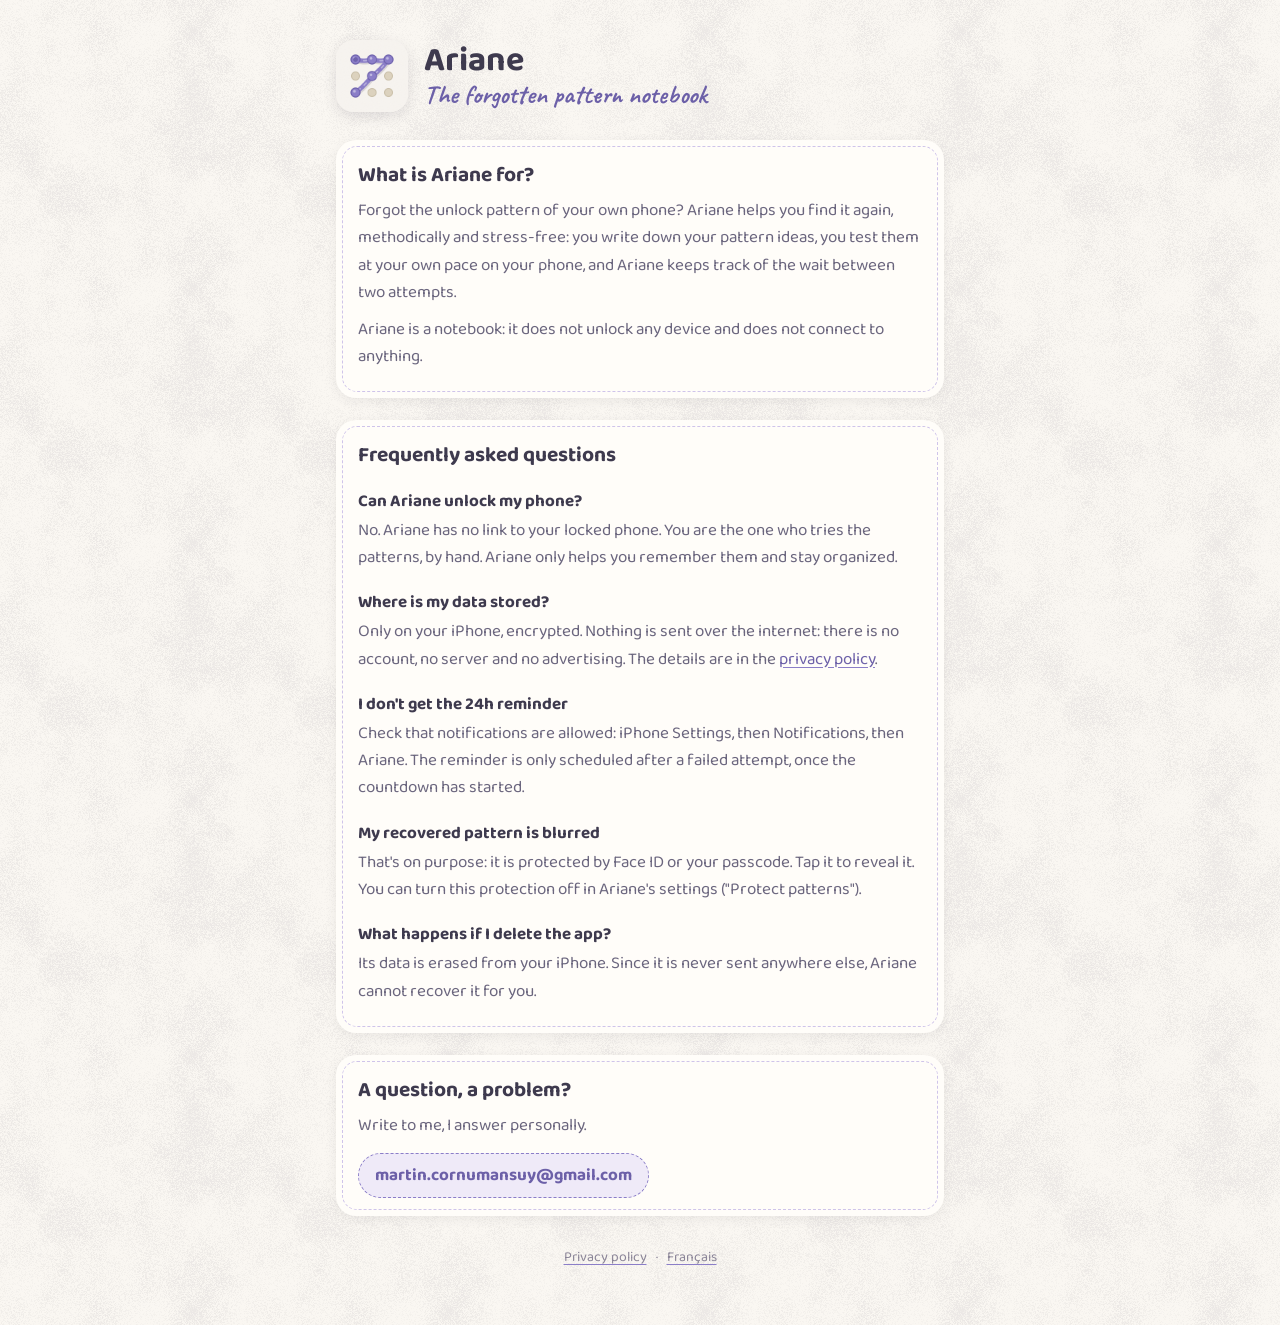
<file: index.html>
<!doctype html>
<html lang="en">
  <head>
    <meta charset="utf-8" />
    <meta name="viewport" content="width=device-width, initial-scale=1" />
    <title>Ariane, help and contact</title>
    <meta
      name="description"
      content="Ariane, the forgotten pattern notebook: help, frequently asked questions and contact."
    />
    <link rel="icon" href="img/icon.png" />
    <link rel="stylesheet" href="style.css" />
    <script>
      // Same rule as the app: French when the browser's first language is
      // French, English otherwise. ?lang=fr|en (the app's links, the footer
      // switch) wins.
      (function () {
        var asked = new URLSearchParams(location.search).get('lang');
        var first = (navigator.languages && navigator.languages[0]) || navigator.language || '';
        var lang = asked === 'fr' || asked === 'en' ? asked : /^fr\b/i.test(first) ? 'fr' : 'en';
        document.documentElement.lang = lang;
        if (lang === 'fr') document.title = 'Ariane, aide et contact';
      })();
    </script>
  </head>
  <body>
    <main>
      <div lang="en">
        <header>
          <img src="img/icon.png" alt="" />
          <div>
            <h1>Ariane</h1>
            <p class="tagline">The forgotten pattern notebook</p>
          </div>
        </header>

        <section class="card">
          <h2>What is Ariane for?</h2>
          <p>
            Forgot the unlock pattern of your own phone? Ariane helps you find it again,
            methodically and stress-free: you write down your pattern ideas, you test them
            at your own pace on your phone, and Ariane keeps track of the wait between two
            attempts.
          </p>
          <p>
            Ariane is a notebook: it does not unlock any device and does not connect to
            anything.
          </p>
        </section>

        <section class="card">
          <h2>Frequently asked questions</h2>

          <h3>Can Ariane unlock my phone?</h3>
          <p>
            No. Ariane has no link to your locked phone. You are the one who tries the
            patterns, by hand. Ariane only helps you remember them and stay organized.
          </p>

          <h3>Where is my data stored?</h3>
          <p>
            Only on your iPhone, encrypted. Nothing is sent over the internet: there is no
            account, no server and no advertising. The details are in the
            <a href="confidentialite.html?lang=en">privacy policy</a>.
          </p>

          <h3>I don't get the 24h reminder</h3>
          <p>
            Check that notifications are allowed: iPhone Settings, then Notifications, then
            Ariane. The reminder is only scheduled after a failed attempt, once the countdown
            has started.
          </p>

          <h3>My recovered pattern is blurred</h3>
          <p>
            That's on purpose: it is protected by Face ID or your passcode. Tap it to reveal
            it. You can turn this protection off in Ariane's settings ("Protect
            patterns").
          </p>

          <h3>What happens if I delete the app?</h3>
          <p>
            Its data is erased from your iPhone. Since it is never sent anywhere else, Ariane
            cannot recover it for you.
          </p>
        </section>

        <section class="card">
          <h2>A question, a problem?</h2>
          <p>Write to me, I answer personally.</p>
          <a class="contact" href="mailto:martin.cornumansuy@gmail.com">martin.cornumansuy@gmail.com</a>
        </section>

        <footer>
          <a href="confidentialite.html?lang=en">Privacy policy</a>
          <span aria-hidden="true">·</span>
          <a href="?lang=fr" hreflang="fr" lang="fr">Français</a>
        </footer>
      </div>

      <div lang="fr">
        <header>
          <img src="img/icon.png" alt="" />
          <div>
            <h1>Ariane</h1>
            <p class="tagline">Le carnet du schéma oublié</p>
          </div>
        </header>

        <section class="card">
          <h2>À quoi sert Ariane ?</h2>
          <p>
            Tu as oublié le schéma de déverrouillage de ton propre téléphone ? Ariane t'aide
            à le retrouver, méthodiquement et sans stress : tu notes tes idées de schémas, tu
            les testes à ton rythme sur ton téléphone, et Ariane suit le délai d'attente
            entre deux essais.
          </p>
          <p>
            Ariane est un carnet : elle ne déverrouille aucun appareil et ne se connecte à
            rien.
          </p>
        </section>

        <section class="card">
          <h2>Questions fréquentes</h2>

          <h3>Ariane peut-elle déverrouiller mon téléphone ?</h3>
          <p>
            Non. Ariane n'a aucun lien avec ton téléphone verrouillé. C'est toi qui essaies
            les schémas, à la main. Ariane t'aide seulement à t'en souvenir et à t'organiser.
          </p>

          <h3>Où sont stockées mes données ?</h3>
          <p>
            Uniquement sur ton iPhone, chiffrées. Rien n'est envoyé sur internet : il n'y a
            ni compte, ni serveur, ni publicité. Les détails sont dans la
            <a href="confidentialite.html?lang=fr">politique de confidentialité</a>.
          </p>

          <h3>Je ne reçois pas le rappel des 24h</h3>
          <p>
            Vérifie que les notifications sont autorisées : Réglages de l'iPhone, puis
            Notifications, puis Ariane. Le rappel n'est prévu qu'après un essai raté, quand
            le compte à rebours est lancé.
          </p>

          <h3>Mon schéma retrouvé est flouté</h3>
          <p>
            C'est voulu : il est protégé par Face ID ou ton code. Touche-le pour le révéler.
            Tu peux désactiver cette protection dans les réglages d'Ariane (« Protéger les
            schémas »).
          </p>

          <h3>Que se passe-t-il si je supprime l'app ?</h3>
          <p>
            Ses données sont effacées de ton iPhone. Comme elles ne sont jamais envoyées
            ailleurs, Ariane ne peut pas les récupérer pour toi.
          </p>
        </section>

        <section class="card">
          <h2>Une question, un souci ?</h2>
          <p>Écris-moi, je réponds personnellement.</p>
          <a class="contact" href="mailto:martin.cornumansuy@gmail.com">martin.cornumansuy@gmail.com</a>
        </section>

        <footer>
          <a href="confidentialite.html?lang=fr">Politique de confidentialité</a>
          <span aria-hidden="true">·</span>
          <a href="?lang=en" hreflang="en" lang="en">English</a>
        </footer>
      </div>
    </main>
  </body>
</html>
</file>
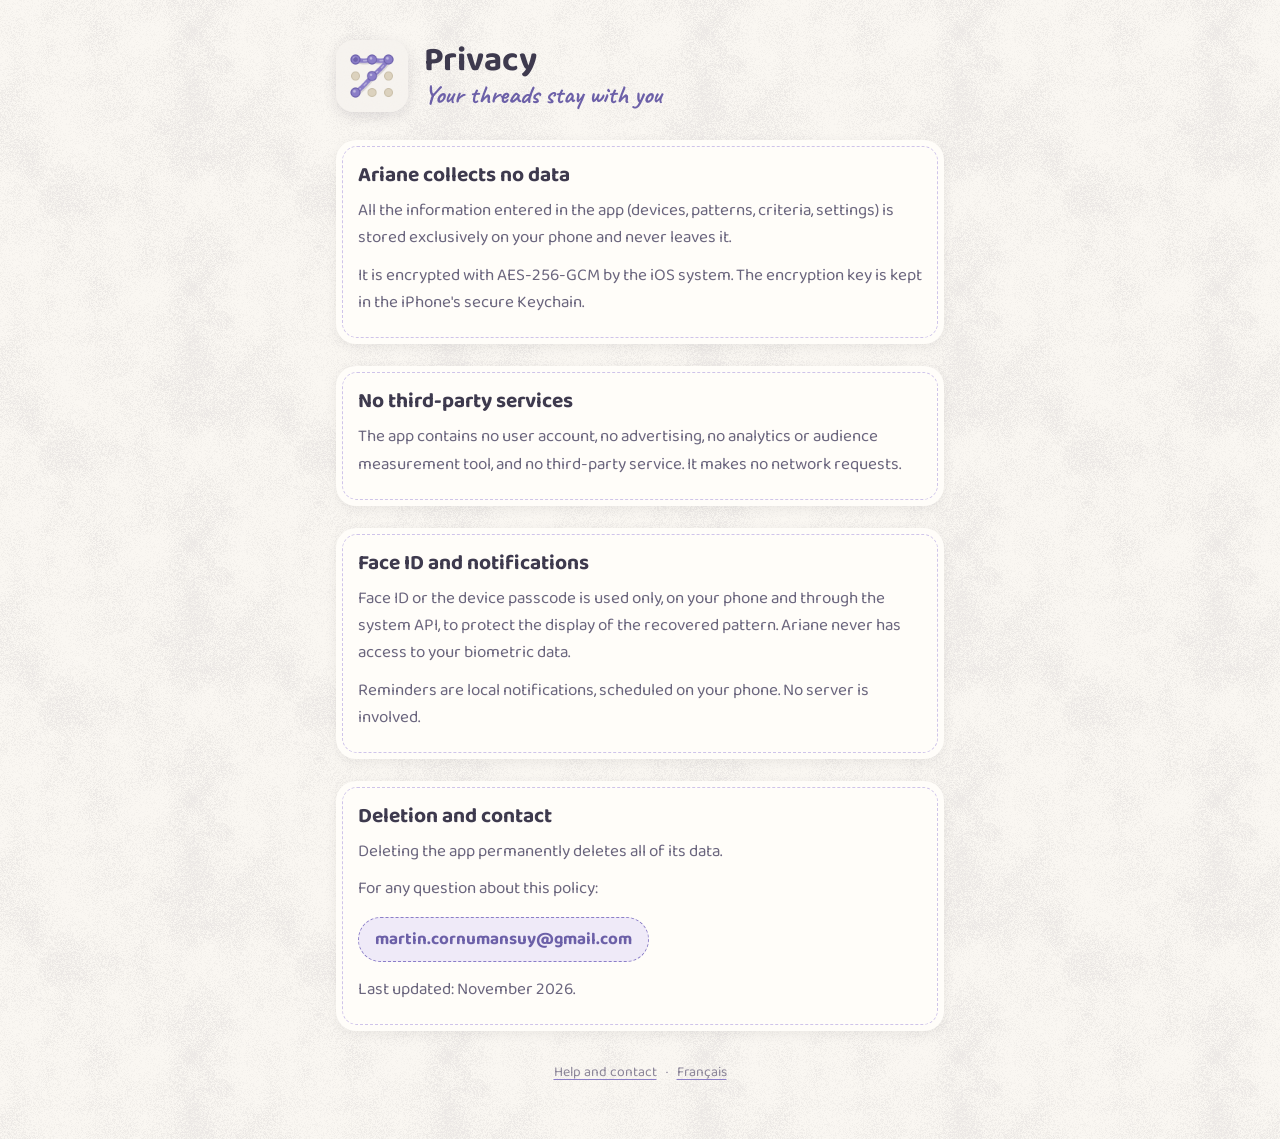
<file: confidentialite.html>
<!doctype html>
<html lang="en">
  <head>
    <meta charset="utf-8" />
    <meta name="viewport" content="width=device-width, initial-scale=1" />
    <title>Ariane, privacy</title>
    <meta name="description" content="Privacy policy of the Ariane app." />
    <link rel="icon" href="img/icon.png" />
    <link rel="stylesheet" href="style.css" />
    <script>
      // Same rule as the app: French when the browser's first language is
      // French, English otherwise. ?lang=fr|en (the app's links, the footer
      // switch) wins.
      (function () {
        var asked = new URLSearchParams(location.search).get('lang');
        var first = (navigator.languages && navigator.languages[0]) || navigator.language || '';
        var lang = asked === 'fr' || asked === 'en' ? asked : /^fr\b/i.test(first) ? 'fr' : 'en';
        document.documentElement.lang = lang;
        if (lang === 'fr') document.title = 'Ariane, confidentialité';
      })();
    </script>
  </head>
  <body>
    <main>
      <div lang="en">
        <header>
          <img src="img/icon.png" alt="" />
          <div>
            <h1>Privacy</h1>
            <p class="tagline">Your threads stay with you</p>
          </div>
        </header>

        <section class="card">
          <h2>Ariane collects no data</h2>
          <p>
            All the information entered in the app (devices, patterns, criteria, settings)
            is stored exclusively on your phone and never leaves it.
          </p>
          <p>
            It is encrypted with AES-256-GCM by the iOS system. The encryption key is kept in
            the iPhone's secure Keychain.
          </p>
        </section>

        <section class="card">
          <h2>No third-party services</h2>
          <p>
            The app contains no user account, no advertising, no analytics or audience
            measurement tool, and no third-party service. It makes no network requests.
          </p>
        </section>

        <section class="card">
          <h2>Face ID and notifications</h2>
          <p>
            Face ID or the device passcode is used only, on your phone and through the
            system API, to protect the display of the recovered pattern. Ariane never has
            access to your biometric data.
          </p>
          <p>
            Reminders are local notifications, scheduled on your phone. No server is
            involved.
          </p>
        </section>

        <section class="card">
          <h2>Deletion and contact</h2>
          <p>Deleting the app permanently deletes all of its data.</p>
          <p>For any question about this policy:</p>
          <a class="contact" href="mailto:martin.cornumansuy@gmail.com">martin.cornumansuy@gmail.com</a>
          <p style="margin-top: 14px">Last updated: November 2026.</p>
        </section>

        <footer>
          <a href="index.html?lang=en">Help and contact</a>
          <span aria-hidden="true">·</span>
          <a href="?lang=fr" hreflang="fr" lang="fr">Français</a>
        </footer>
      </div>

      <div lang="fr">
        <header>
          <img src="img/icon.png" alt="" />
          <div>
            <h1>Confidentialité</h1>
            <p class="tagline">Tes fils restent chez toi</p>
          </div>
        </header>

        <section class="card">
          <h2>Ariane ne collecte aucune donnée</h2>
          <p>
            Toutes les informations saisies dans l'application (appareils, schémas, critères,
            réglages) sont stockées exclusivement sur ton téléphone et ne le quittent jamais.
          </p>
          <p>
            Elles sont chiffrées en AES-256-GCM par le système iOS. La clé de chiffrement est
            gardée dans le trousseau sécurisé de l'iPhone.
          </p>
        </section>

        <section class="card">
          <h2>Aucun service tiers</h2>
          <p>
            L'application ne contient ni compte utilisateur, ni publicité, ni outil d'analyse
            ou de mesure d'audience, ni service tiers. Elle n'effectue aucune requête réseau.
          </p>
        </section>

        <section class="card">
          <h2>Face ID et notifications</h2>
          <p>
            Face ID ou le code de l'appareil servent uniquement, sur ton téléphone et via
            l'API du système, à protéger l'affichage du schéma retrouvé. Ariane n'a jamais
            accès à tes données biométriques.
          </p>
          <p>
            Les rappels sont des notifications locales, programmées sur ton téléphone. Aucun
            serveur n'intervient.
          </p>
        </section>

        <section class="card">
          <h2>Suppression et contact</h2>
          <p>Supprimer l'application supprime définitivement toutes ses données.</p>
          <p>Pour toute question sur cette politique :</p>
          <a class="contact" href="mailto:martin.cornumansuy@gmail.com">martin.cornumansuy@gmail.com</a>
          <p style="margin-top: 14px">Dernière mise à jour : novembre 2026.</p>
        </section>

        <footer>
          <a href="index.html?lang=fr">Aide et contact</a>
          <span aria-hidden="true">·</span>
          <a href="?lang=en" hreflang="en" lang="en">English</a>
        </footer>
      </div>
    </main>
  </body>
</html>
</file>
<file: style.css>
@font-face {
  font-family: 'Baloo 2';
  src: url('fonts/Baloo2_400Regular.ttf') format('truetype');
  font-weight: 400;
  font-display: swap;
}
@font-face {
  font-family: 'Baloo 2';
  src: url('fonts/Baloo2_700Bold.ttf') format('truetype');
  font-weight: 700;
  font-display: swap;
}
@font-face {
  font-family: 'Caveat';
  src: url('fonts/Caveat_700Bold.ttf') format('truetype');
  font-weight: 700;
  font-display: swap;
}

:root {
  color-scheme: light;
  --paper: #faf7f2;
  --ink: #3e3a4e;
  --body: #6b667e;
  --muted: #8a8497;
  --violet: #8b7ec8;
  --violet-text: #6c60a8;
  --lavender: #efeaf8;
  --seam: #cfc4ea;
  --card: #fffdf9;
  --apricot: #f2b98a;
}

* {
  box-sizing: border-box;
}

body {
  margin: 0;
  background: var(--paper) url('img/paper.png') repeat;
  background-size: 256px 256px;
  color: var(--body);
  font-family: 'Baloo 2', system-ui, -apple-system, sans-serif;
  font-size: 17px;
  line-height: 1.6;
}

main {
  max-width: 640px;
  margin: 0 auto;
  padding: 40px 16px 56px;
}

header {
  display: flex;
  align-items: center;
  gap: 16px;
  margin-bottom: 28px;
}

header img {
  width: 72px;
  height: 72px;
  border-radius: 18px;
  box-shadow: 0 4px 14px rgba(62, 58, 78, 0.14);
}

h1 {
  margin: 0;
  color: var(--ink);
  font-size: 34px;
  line-height: 1.1;
}

.tagline {
  margin: 2px 0 0;
  color: var(--violet-text);
  font-family: 'Caveat', cursive;
  font-size: 26px;
  line-height: 1.1;
}

/* A card of warm stock with a dashed seam stitched just inside its edge. */
.card {
  position: relative;
  margin: 0 0 22px;
  padding: 22px 22px 18px;
  background: var(--card);
  border-radius: 20px;
  box-shadow: 0 3px 12px rgba(62, 58, 78, 0.08);
}

.card::before {
  content: '';
  position: absolute;
  inset: 6px;
  border: 1.5px dashed var(--seam);
  border-radius: 15px;
  pointer-events: none;
}

h2 {
  margin: 0 0 8px;
  color: var(--ink);
  font-size: 21px;
  line-height: 1.3;
}

h3 {
  margin: 18px 0 2px;
  color: var(--ink);
  font-size: 17px;
}

p,
ul {
  margin: 0 0 10px;
}

ul {
  padding-left: 20px;
}

a {
  color: var(--violet-text);
  text-decoration-color: var(--violet);
  text-underline-offset: 3px;
}

.contact {
  display: inline-block;
  margin-top: 4px;
  padding: 8px 16px;
  background: var(--lavender);
  border: 1.5px dashed var(--violet);
  border-radius: 999px;
  color: var(--violet-text);
  font-weight: 700;
  text-decoration: none;
  overflow-wrap: anywhere;
}

footer {
  margin-top: 30px;
  color: var(--muted);
  font-size: 14px;
  text-align: center;
}

footer a {
  color: var(--muted);
}

footer span {
  margin: 0 6px;
}

/* Each page carries both languages; the <head> script picks one by setting
   <html lang>. Without the script, the English stays. */
html:not([lang='fr']) div[lang='fr'],
html[lang='fr'] div[lang='en'] {
  display: none;
}
</file>
